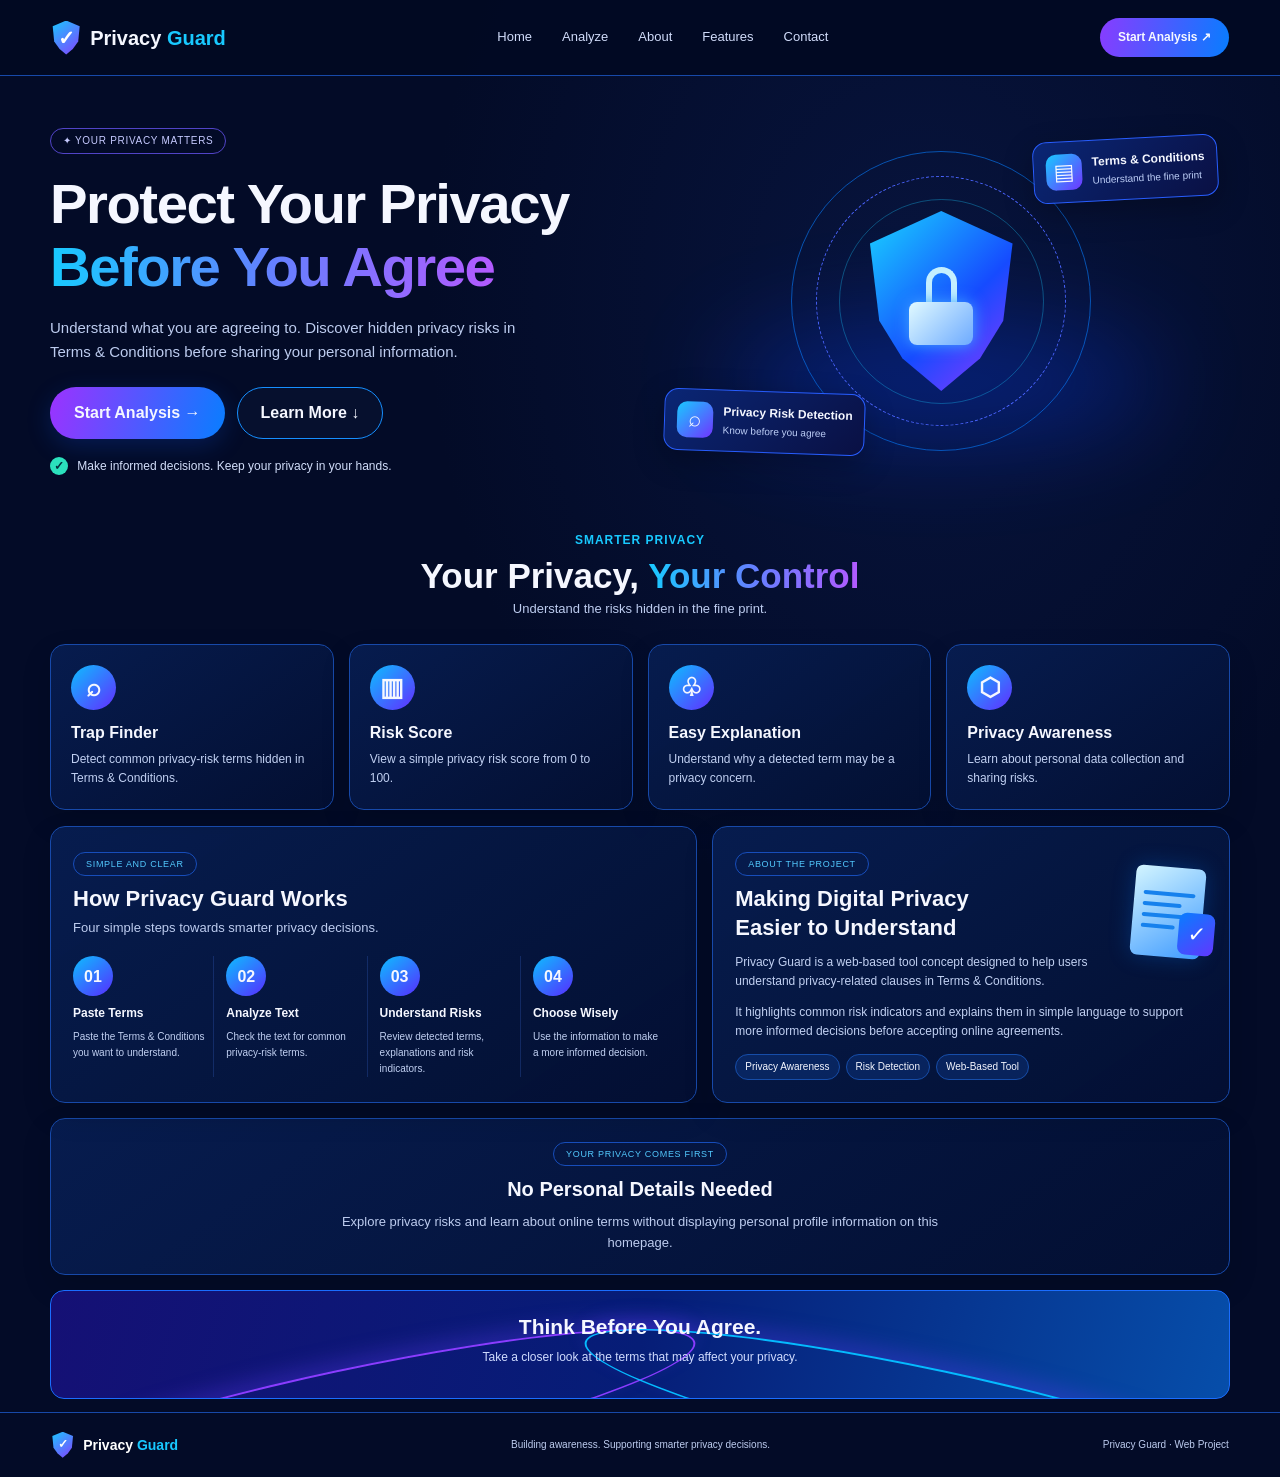
<file: index.html>
<!DOCTYPE html>
<html lang="en">
<head>
  <meta charset="UTF-8">
  <meta name="viewport" content="width=device-width, initial-scale=1.0">
  <meta name="description" content="Understand privacy risks before accepting online terms.">
  <title>Privacy Guard | Your Privacy, Your Control</title>
  <link rel="stylesheet" href="style.css">
</head>
<body>

<header class="navbar" id="home">
  <a class="brand" href="#home">
    <span class="logo-shield">✓</span>
    <span>Privacy <b>Guard</b></span>
  </a>

  <nav class="nav-links">
    <a href="#home">Home</a>
    <a href="terms.html">Analyze</a>
    <a href="#about">About</a>
    <a href="#features">Features</a>
    <a href="#contact">Contact</a>
  </nav>

  <a class="nav-button" href="terms.html">Start Analysis ↗</a>
</header>

<main>
  <section class="hero section-wrap">
    <div class="hero-content">
      <span class="eyebrow">✦ YOUR PRIVACY MATTERS</span>

      <h1>Protect Your Privacy<br>
        <span>Before You Agree</span>
      </h1>

      <p class="hero-description">
        Understand what you are agreeing to. Discover hidden privacy
        risks in Terms &amp; Conditions before sharing your personal information.
      </p>

      <div class="hero-buttons">
        <a class="primary-button" href="terms.html">Start Analysis →</a>
        <a class="secondary-button" href="#about">Learn More ↓</a>
      </div>

      <p class="trust-note">
        <span class="check-dot">✓</span>
        Make informed decisions. Keep your privacy in your hands.
      </p>
    </div>

    <div class="hero-visual" aria-label="Privacy protection illustration">
      <div class="orbit orbit-one"></div>
      <div class="orbit orbit-two"></div>
      <div class="orbit orbit-three"></div>

      <div class="shield">
        <div class="shield-lock">
          <span class="lock"></span>
        </div>
      </div>

      <div class="floating-card card-top">
        <span class="card-icon">▤</span>
        <span>
          <b>Terms &amp; Conditions</b>
          <small>Understand the fine print</small>
        </span>
      </div>

      <div class="floating-card card-bottom">
        <span class="card-icon">⌕</span>
        <span>
          <b>Privacy Risk Detection</b>
          <small>Know before you agree</small>
        </span>
      </div>
    </div>
  </section>

  <section class="section-wrap" id="features">
    <div class="section-heading">
      <span class="section-kicker">SMARTER PRIVACY</span>
      <h2>Your Privacy, <span>Your Control</span></h2>
      <p>Understand the risks hidden in the fine print.</p>
    </div>

    <div class="feature-list">
      <article class="feature">
        <div class="feature-icon">⌕</div>
        <h3>Trap Finder</h3>
        <p>Detect common privacy-risk terms hidden in Terms &amp; Conditions.</p>
      </article>

      <article class="feature">
        <div class="feature-icon">▥</div>
        <h3>Risk Score</h3>
        <p>View a simple privacy risk score from 0 to 100.</p>
      </article>

      <article class="feature">
        <div class="feature-icon">♧</div>
        <h3>Easy Explanation</h3>
        <p>Understand why a detected term may be a privacy concern.</p>
      </article>

      <article class="feature">
        <div class="feature-icon">⬡</div>
        <h3>Privacy Awareness</h3>
        <p>Learn about personal data collection and sharing risks.</p>
      </article>
    </div>
  </section>

  <section class="section-wrap info-grid">
    <div class="info-panel" id="how-it-works">
      <span class="small-label">SIMPLE AND CLEAR</span>
      <h2>How Privacy Guard Works</h2>
      <p class="panel-intro">Four simple steps towards smarter privacy decisions.</p>

      <div class="steps">
        <article class="step">
          <div class="step-number">01</div>
          <h3>Paste Terms</h3>
          <p>Paste the Terms &amp; Conditions you want to understand.</p>
        </article>

        <article class="step">
          <div class="step-number">02</div>
          <h3>Analyze Text</h3>
          <p>Check the text for common privacy-risk terms.</p>
        </article>

        <article class="step">
          <div class="step-number">03</div>
          <h3>Understand Risks</h3>
          <p>Review detected terms, explanations and risk indicators.</p>
        </article>

        <article class="step">
          <div class="step-number">04</div>
          <h3>Choose Wisely</h3>
          <p>Use the information to make a more informed decision.</p>
        </article>
      </div>
    </div>

    <div class="info-panel about-panel" id="about">
      <span class="small-label">ABOUT THE PROJECT</span>
      <div class="document-art" aria-hidden="true">
        <i></i><i></i><i></i><i></i>
        <span>✓</span>
      </div>

      <h2>Making Digital Privacy<br>Easier to Understand</h2>
      <p>
        Privacy Guard is a web-based tool concept designed to help users
        understand privacy-related clauses in Terms &amp; Conditions.
      </p>
      <p>
        It highlights common risk indicators and explains them in simple
        language to support more informed decisions before accepting online agreements.
      </p>

      <div class="project-tags">
        <span>Privacy Awareness</span>
        <span>Risk Detection</span>
        <span>Web-Based Tool</span>
      </div>
    </div>
  </section>

  <section class="section-wrap privacy-note" id="contact">
    <span class="small-label">YOUR PRIVACY COMES FIRST</span>
    <h2>No Personal Details Needed</h2>
    <p>
      Explore privacy risks and learn about online terms without displaying
      personal profile information on this homepage.
    </p>
  </section>

  <section class="section-wrap final-cta">
    <h2>Think Before You Agree.</h2>
    <p>Take a closer look at the terms that may affect your privacy.</p>
  </section>
</main>

<footer class="footer">
  <a class="brand" href="#home">
    <span class="logo-shield">✓</span>
    <span>Privacy <b>Guard</b></span>
  </a>
  <p>Building awareness. Supporting smarter privacy decisions.</p>
  <span>Privacy Guard · Web Project</span>
</footer>

</body>
</html>
</file>
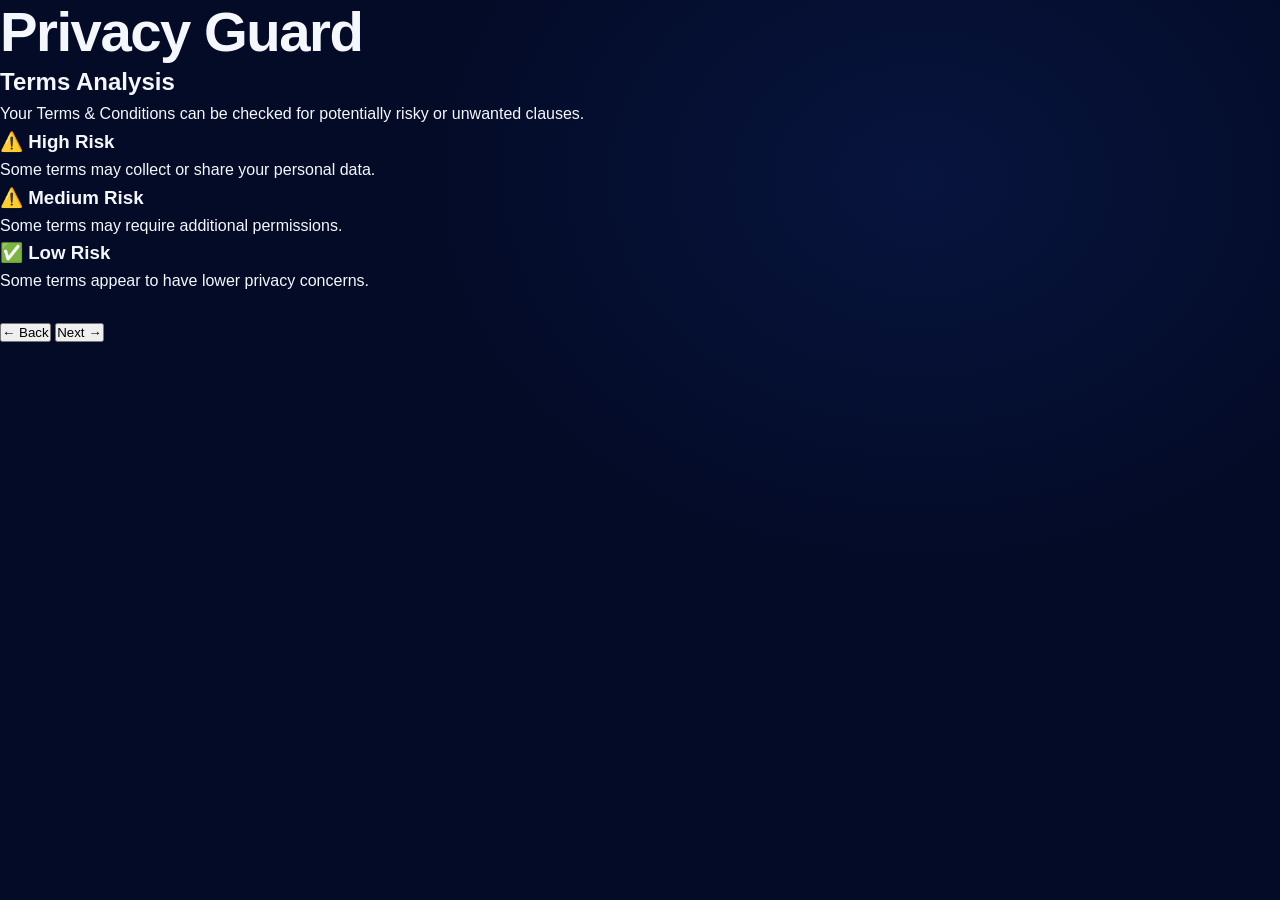
<file: page3.html>
<!DOCTYPE html>
<html lang="en">
<head>
    <meta charset="UTF-8">
    <meta name="viewport" content="width=device-width, initial-scale=1.0">
    <title>Privacy Guard - Analysis</title>

    <link rel="stylesheet" href="style.css">
</head>

<body>

    <div class="container">

        <h1>Privacy Guard</h1>

        <h2>Terms Analysis</h2>

        <p>
            Your Terms & Conditions can be checked for
            potentially risky or unwanted clauses.
        </p>

        <div id="result">

            <div class="risk risk.high">
                <h3>⚠️ High Risk</h3>
                <p>
                    Some terms may collect or share your personal data.
                </p>
            </div>

            <div class="risk risk.medium">
                <h3>⚠️ Medium Risk</h3>
                <p>
                    Some terms may require additional permissions.
                </p>
            </div>

            <div class="risk">
                <h3>✅ Low Risk</h3>
                <p>
                    Some terms appear to have lower privacy concerns.
                </p>
            </div>

        </div>

        <br>

        <button onclick="goBack()">← Back</button>

        <button onclick="goNext()">Next →</button>

    </div>

    <script>
        function goBack() {
            window.location.href = "terms.html";
        }

        function goNext() {
            window.location.href = "page4.html";
        }
    </script>

</body>
</html>
</file>
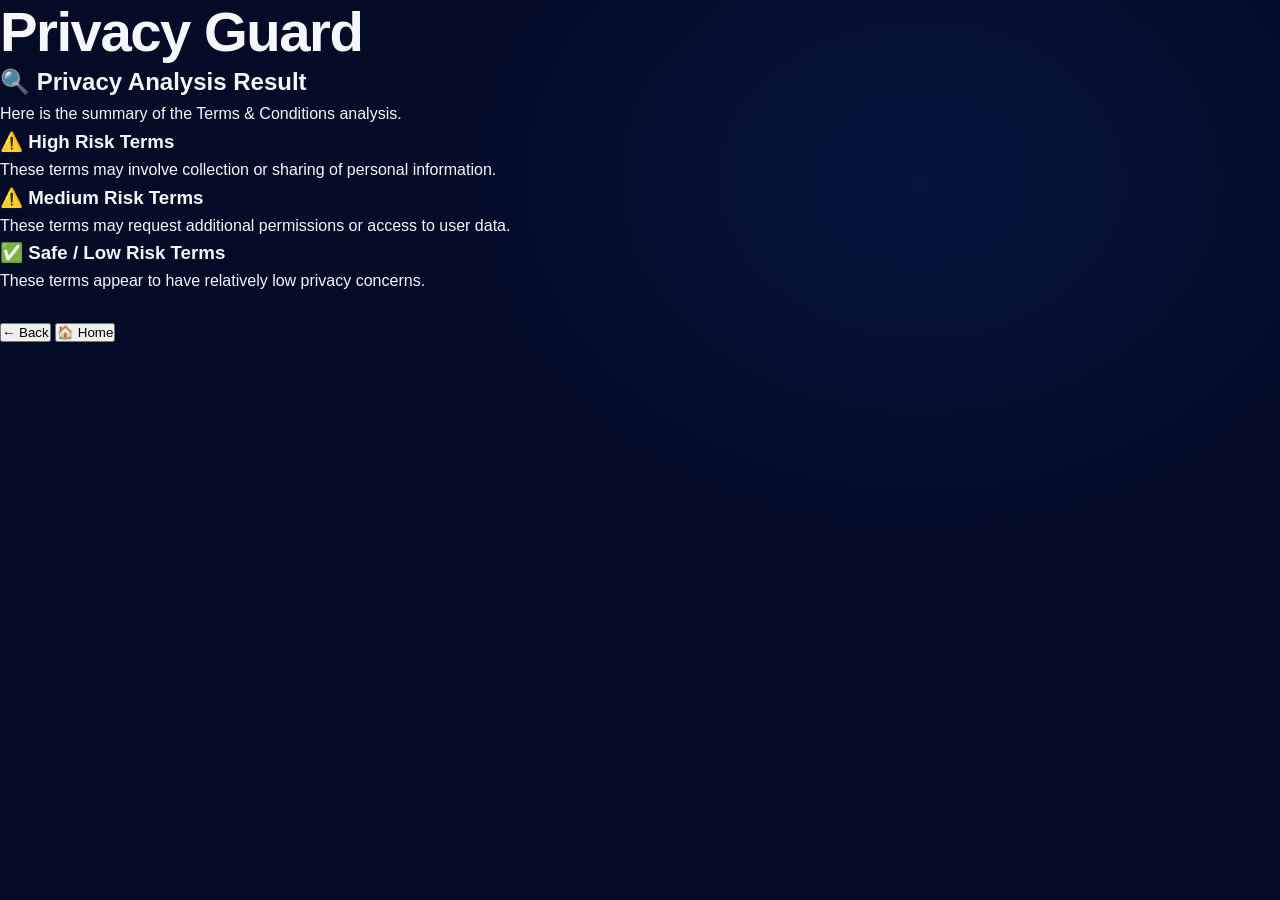
<file: page4.html>
<!DOCTYPE html>
<html lang="en">
<head>
    <meta charset="UTF-8">
    <meta name="viewport" content="width=device-width, initial-scale=1.0">
    <title>Privacy Guard - Final Result</title>

    <link rel="stylesheet" href="style.css">
</head>

<body>

    <div class="container">

        <h1>Privacy Guard</h1>

        <h2>🔍 Privacy Analysis Result</h2>

        <p>
            Here is the summary of the Terms & Conditions analysis.
        </p>

        <div id="result">

            <div class="risk risk.high">
                <h3>⚠️ High Risk Terms</h3>
                <p>
                    These terms may involve collection or sharing
                    of personal information.
                </p>
            </div>

            <div class="risk risk.medium">
                <h3>⚠️ Medium Risk Terms</h3>
                <p>
                    These terms may request additional permissions
                    or access to user data.
                </p>
            </div>

            <div class="risk">
                <h3>✅ Safe / Low Risk Terms</h3>
                <p>
                    These terms appear to have relatively low
                    privacy concerns.
                </p>
            </div>

        </div>

        <br>

        <button onclick="goBack()">← Back</button>

        <button onclick="goHome()">🏠 Home</button>

    </div>

    <script>
        function goBack() {
            window.location.href = "page3.html";
        }

        function goHome() {
            window.location.href = "index.html";
        }
    </script>

</body>
</html>
</file>
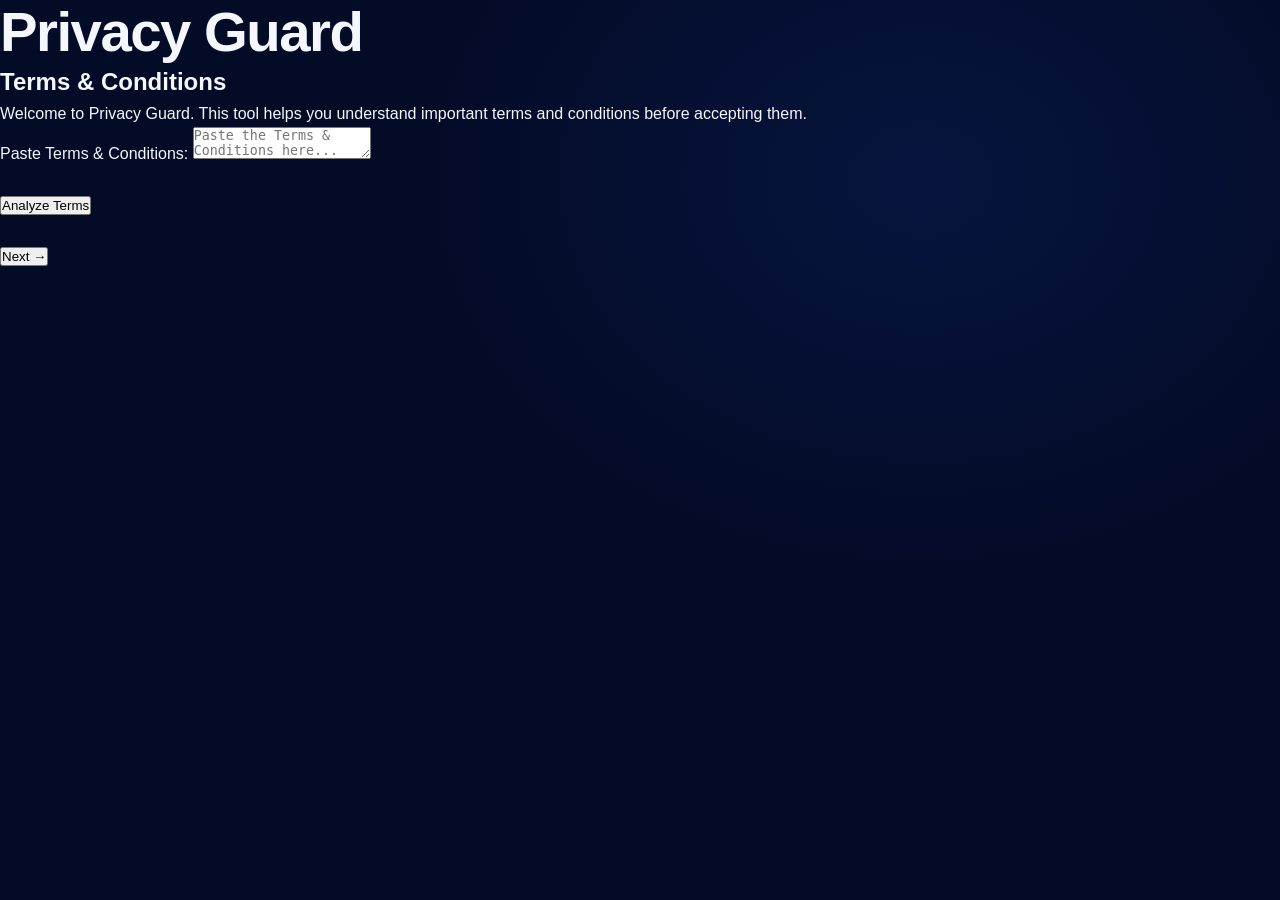
<file: terms.html>
<!DOCTYPE html>
<html lang="en">
<head>
    <meta charset="UTF-8">
    <meta name="viewport" content="width=device-width, initial-scale=1.0">
    <title>Privacy Guard - Terms & Conditions</title>

    <link rel="stylesheet" href="style.css">
</head>

<body>

    <div class="container">

        <h1>Privacy Guard</h1>

        <h2>Terms & Conditions</h2>

        <p>
            Welcome to Privacy Guard. This tool helps you understand
            important terms and conditions before accepting them.
        </p>

        <label for="terms">Paste Terms & Conditions:</label>

        <textarea id="terms"
            placeholder="Paste the Terms & Conditions here..."></textarea>

        <br><br>

        <button onclick="analyzeTerms()">Analyze Terms</button>

        <div id="result"></div>

        <br>

        <button onclick="goNext()">Next →</button>

    </div>

    <script src="script.js"></script>

    <script>
        function goNext() {
            window.location.href = "page3.html";
        }
    </script>

</body>
</html>
</file>
<file: style.css>
:root {
  --bg: #030b27;
  --panel: #071943;
  --border: #1749a9;
  --text: #f5f7ff;
  --muted: #bdccef;
  --cyan: #18c9ff;
  --blue: #087dff;
  --purple: #883cff;
}

* {
  margin: 0;
  padding: 0;
  box-sizing: border-box;
}

html {
  scroll-behavior: smooth;
  scroll-padding-top: 90px;
}

body {
  min-height: 100vh;
  overflow-x: hidden;
  color: var(--text);
  background:
    radial-gradient(ellipse at 72% 20%, #10266b55, transparent 38%),
    var(--bg);
  font-family: "Segoe UI", Arial, sans-serif;
  line-height: 1.6;
}

a {
  text-decoration: none;
  color: inherit;
}

.section-wrap {
  width: min(1180px, calc(100% - 40px));
  margin: 0 auto;
}

/* Navigation */

.navbar {
  min-height: 76px;
  padding: 14px max(4vw, calc((100% - 1180px) / 2));
  display: flex;
  align-items: center;
  justify-content: space-between;
  gap: 20px;
  background: #020923eF;
  border-bottom: 1px solid #1749a9;
}

.brand {
  display: inline-flex;
  align-items: center;
  gap: 9px;
  font-size: 20px;
  font-weight: 800;
  white-space: nowrap;
}

.brand b {
  color: var(--cyan);
}

.logo-shield {
  width: 30px;
  height: 34px;
  display: grid;
  place-items: center;
  font-weight: 900;
  color: white;
  background: linear-gradient(140deg, var(--cyan), var(--purple));
  clip-path: polygon(50% 0, 95% 17%, 90% 62%, 72% 84%, 50% 100%, 28% 84%, 10% 62%, 5% 17%);
}

.nav-links {
  display: flex;
  align-items: center;
  justify-content: center;
  flex-wrap: wrap;
  gap: clamp(12px, 2.5vw, 30px);
  font-size: 13px;
  color: #d1dcfa;
}

.nav-links a {
  padding: 8px 0;
  transition: color 0.2s;
}

.nav-links a:hover {
  color: var(--cyan);
}

.nav-button,
.primary-button,
.secondary-button {
  display: inline-flex;
  justify-content: center;
  align-items: center;
  gap: 9px;
  border-radius: 30px;
  font-weight: 700;
  transition: transform 0.2s, box-shadow 0.2s;
}

.nav-button {
  padding: 10px 18px;
  font-size: 12px;
  background: linear-gradient(100deg, var(--purple), var(--blue));
  white-space: nowrap;
}

.primary-button {
  padding: 13px 24px;
  background: linear-gradient(105deg, #9c32ff, #087eff);
  box-shadow: 0 7px 24px #145bff35;
}

.secondary-button {
  padding: 12px 23px;
  border: 1px solid #168fff;
  background: #06102e;
}

.nav-button:hover,
.primary-button:hover,
.secondary-button:hover {
  transform: translateY(-3px);
  box-shadow: 0 10px 28px #176cff50;
}

/* Hero section */

.hero {
  min-height: 440px;
  padding: 45px 0 35px;
  display: grid;
  grid-template-columns: 1fr 1fr;
  align-items: center;
  gap: 25px;
}

.hero-content {
  position: relative;
  z-index: 2;
}

.eyebrow,
.small-label {
  display: inline-block;
  color: #c6caff;
  border: 1px solid #5144c7;
  border-radius: 25px;
  padding: 4px 12px;
  font-size: 10px;
  letter-spacing: 0.7px;
}

.eyebrow {
  margin-bottom: 18px;
}

h1 {
  font-size: clamp(36px, 4.4vw, 57px);
  line-height: 1.12;
  letter-spacing: -1.5px;
}

h1 span,
.section-heading h2 span {
  background: linear-gradient(90deg, #18caff, #6480ff, #b35aff);
  -webkit-background-clip: text;
  background-clip: text;
  color: transparent;
}

.hero-description {
  max-width: 490px;
  margin: 18px 0 23px;
  color: var(--muted);
  font-size: 15px;
}

.hero-buttons {
  display: flex;
  flex-wrap: wrap;
  gap: 12px;
}

.trust-note {
  margin-top: 18px;
  font-size: 12px;
  color: #d2defa;
}

.check-dot {
  display: inline-grid;
  place-items: center;
  width: 18px;
  height: 18px;
  margin-right: 6px;
  border-radius: 50%;
  color: #032e3d;
  background: #2be1bd;
  font-weight: 900;
}

/* CSS shield illustration */

.hero-visual {
  position: relative;
  min-height: 350px;
  display: grid;
  place-items: center;
  isolation: isolate;
}

.hero-visual::before {
  content: "";
  position: absolute;
  width: 75%;
  height: 30%;
  bottom: 12%;
  background: #063fff;
  filter: blur(50px);
  opacity: 0.35;
  border-radius: 50%;
  z-index: -1;
}

.orbit {
  position: absolute;
  width: 300px;
  height: 300px;
  border: 1px solid #087dff99;
  border-radius: 50%;
}

.orbit-two {
  width: 250px;
  height: 250px;
  border-style: dashed;
  border-color: #4a64ff;
}

.orbit-three {
  width: 205px;
  height: 205px;
  border-color: #18c9ff55;
}

.shield {
  width: 155px;
  height: 180px;
  display: grid;
  place-items: center;
  position: relative;
  background: linear-gradient(135deg, #19d9ff, #164bff 58%, #9a35ff);
  clip-path: polygon(50% 0, 96% 18%, 90% 61%, 75% 82%, 50% 100%, 25% 82%, 10% 61%, 4% 18%);
  filter: drop-shadow(0 0 25px #087dff99);
}

.shield-lock {
  width: 64px;
  height: 68px;
  position: relative;
  display: grid;
  place-items: end center;
}

.lock {
  position: absolute;
  top: 0;
  width: 31px;
  height: 35px;
  border: 6px solid #c4efff;
  border-bottom: 0;
  border-radius: 20px 20px 0 0;
}

.lock::after {
  content: "";
  position: absolute;
  width: 64px;
  height: 43px;
  top: 29px;
  left: -23px;
  border-radius: 8px;
  background: linear-gradient(135deg, #e1faff, #6daaff);
  box-shadow: 0 0 15px #42a9ff;
}

.floating-card {
  position: absolute;
  display: flex;
  align-items: center;
  gap: 10px;
  padding: 12px;
  border: 1px solid #285dff;
  border-radius: 14px;
  background: linear-gradient(135deg, #0a2675, #0a1043);
  box-shadow: 0 10px 30px #0004;
}

.floating-card b,
.floating-card small {
  display: block;
}

.floating-card b {
  font-size: 12px;
}

.floating-card small {
  color: #bdcef7;
  font-size: 10px;
}

.card-top {
  top: 12px;
  right: 2%;
  transform: rotate(-3deg);
}

.card-bottom {
  bottom: 23px;
  left: 2%;
  transform: rotate(2deg);
}

.card-icon {
  display: grid;
  place-items: center;
  flex-shrink: 0;
  width: 36px;
  height: 36px;
  border-radius: 10px;
  background: linear-gradient(135deg, #18caff, #7034ff);
  font-size: 22px;
}

/* Section headings and features */

.section-heading {
  text-align: center;
  margin: 10px 0 24px;
}

.section-kicker {
  color: var(--cyan);
  font-size: 12px;
  font-weight: 800;
  letter-spacing: 1px;
}

.section-heading h2 {
  font-size: clamp(27px, 3vw, 35px);
  line-height: 1.35;
}

.section-heading p,
.panel-intro {
  color: var(--muted);
  font-size: 13px;
}

.feature-list {
  display: grid;
  grid-template-columns: repeat(4, minmax(0, 1fr));
  gap: 15px;
  margin-bottom: 16px;
}

.feature,
.info-panel,
.student-panel,
.privacy-note {
  border: 1px solid var(--border);
  border-radius: 15px;
  background: linear-gradient(145deg, #071d51ed, #030f32f5);
  box-shadow: 0 12px 30px #0002;
}

.feature {
  padding: 20px;
  min-height: 165px;
  transition: transform 0.25s, border-color 0.25s;
}

.feature:hover {
  transform: translateY(-5px);
  border-color: var(--cyan);
}

.feature-icon {
  width: 45px;
  height: 45px;
  display: grid;
  place-items: center;
  margin-bottom: 10px;
  border-radius: 50%;
  background: linear-gradient(135deg, #0cbfff, #632cff);
  font-size: 25px;
  font-weight: 800;
}

.feature h3 {
  margin-bottom: 5px;
  font-size: 16px;
}

.feature p {
  color: #c1d0f2;
  font-size: 12px;
  line-height: 1.6;
}

/* How it works and about */

.info-grid {
  display: grid;
  grid-template-columns: 1.25fr 1fr;
  gap: 15px;
}

.info-panel {
  position: relative;
  overflow: hidden;
  padding: 22px;
}

.small-label {
  color: #53caff;
  border-color: #174dba;
  font-size: 9px;
}

.info-panel h2 {
  margin: 9px 0 4px;
  font-size: 22px;
  line-height: 1.3;
}

.panel-intro {
  margin-bottom: 18px;
}

.steps {
  display: grid;
  grid-template-columns: repeat(4, minmax(0, 1fr));
  gap: 12px;
}

.step {
  padding-right: 8px;
  border-right: 1px solid #3d6bdc40;
}

.step:last-child {
  border-right: 0;
}

.step-number {
  width: 40px;
  height: 40px;
  display: grid;
  place-items: center;
  margin-bottom: 8px;
  border-radius: 50%;
  font-weight: 800;
  background: linear-gradient(140deg, #0cbfff, #572cff);
}

.step h3 {
  font-size: 12px;
  margin-bottom: 5px;
}

.step p {
  color: #c1d0f2;
  font-size: 10px;
  line-height: 1.6;
}

.compact-button {
  padding: 10px 18px;
  font-size: 12px;
}

.info-panel > .compact-button {
  display: flex;
  width: fit-content;
  margin: 18px auto 0;
}

.about-panel p {
  margin-top: 11px;
  color: #c1d0f2;
  font-size: 12px;
}

.document-art {
  width: 70px;
  height: 90px;
  float: right;
  position: relative;
  margin: 18px 4px 10px 15px;
  padding: 18px 9px;
  border-radius: 7px;
  transform: rotate(5deg);
  background: linear-gradient(145deg, #d3f5ff, #3e9aff);
  box-shadow: 0 0 22px #087dff44;
}

.document-art i {
  display: block;
  height: 4px;
  margin: 7px 0;
  border-radius: 5px;
  background: #1681ed;
}

.document-art i:nth-child(2) {
  width: 75%;
}

.document-art i:nth-child(4) {
  width: 65%;
}

.document-art span {
  position: absolute;
  right: -13px;
  bottom: 4px;
  width: 36px;
  height: 42px;
  display: grid;
  place-items: center;
  border-radius: 8px;
  color: white;
  font-size: 22px;
  background: linear-gradient(140deg, #087dff, #6137ff);
}

.project-tags {
  display: flex;
  flex-wrap: wrap;
  gap: 6px;
  margin-top: 13px;
}

.project-tags span {
  padding: 4px 9px;
  border: 1px solid #164da9;
  border-radius: 20px;
  background: #0f44a055;
  font-size: 10px;
}

/* Privacy note and final call-to-action */

.privacy-note {
  margin-top: 15px;
  padding: 20px;
  text-align: center;
}

.privacy-note h2 {
  margin: 7px 0;
  font-size: 20px;
}

.privacy-note p {
  max-width: 650px;
  margin: 0 auto;
  color: var(--muted);
  font-size: 13px;
}

.final-cta {
  position: relative;
  isolation: isolate;
  overflow: hidden;
  margin-top: 15px;
  margin-bottom: 13px;
  padding: 19px;
  text-align: center;
  border: 1px solid #1a6dff;
  border-radius: 14px;
  background: linear-gradient(105deg, #151075, #061d77 50%, #064eaa);
}

.final-cta::before,
.final-cta::after {
  content: "";
  position: absolute;
  z-index: -1;
  width: 60%;
  height: 90px;
  bottom: -65px;
  border: 2px solid #8a3cff;
  border-radius: 50%;
  transform: rotate(-12deg);
  box-shadow: 0 -10px 20px #663dff44;
}

.final-cta::before {
  left: -5%;
}

.final-cta::after {
  right: -5%;
  border-color: #05baff;
  transform: rotate(12deg);
}

.final-cta h2 {
  font-size: 21px;
}

.final-cta p {
  margin: 4px 0 12px;
  color: #d0dcff;
  font-size: 12px;
}

/* Footer */

.footer {
  min-height: 65px;
  padding: 14px max(4vw, calc((100% - 1180px) / 2));
  display: flex;
  align-items: center;
  justify-content: space-between;
  gap: 15px;
  border-top: 1px solid #1749a9;
  color: #bdccef;
  font-size: 10px;
}

.footer .brand {
  color: white;
  font-size: 14px;
}

.footer .logo-shield {
  width: 23px;
  height: 26px;
  font-size: 12px;
}

/* Tablet layout */

@media (max-width: 900px) {
  .navbar {
    padding-inline: 22px;
    flex-wrap: wrap;
  }

  .nav-links {
    order: 3;
    width: 100%;
  }

  .hero {
    grid-template-columns: 1fr 1fr;
    gap: 10px;
  }

  .hero-visual {
    transform: scale(0.88);
  }

  .feature-list {
    grid-template-columns: repeat(2, minmax(0, 1fr));
  }

  .info-grid {
    grid-template-columns: 1fr;
  }
}

/* Mobile layout */

@media (max-width: 600px) {
  .section-wrap {
    width: calc(100% - 28px);
  }

  .navbar {
    padding: 13px 15px;
    gap: 12px;
  }

  .brand {
    font-size: 17px;
  }

  .nav-button {
    padding: 9px 12px;
    font-size: 10px;
  }

  .nav-links {
    gap: 17px;
    font-size: 12px;
  }

  .hero {
    grid-template-columns: 1fr;
    padding-top: 35px;
    text-align: center;
  }

  .hero-content {
    display: flex;
    flex-direction: column;
    align-items: center;
  }

  h1 {
    font-size: clamp(35px, 9vw, 47px);
  }

  .hero-description {
    font-size: 14px;
  }

  .hero-visual {
    min-height: 290px;
    margin-top: -5px;
    transform: scale(0.85);
  }

  .orbit {
    width: 260px;
    height: 260px;
  }

  .orbit-two {
    width: 220px;
    height: 220px;
  }

  .orbit-three {
    width: 180px;
    height: 180px;
  }

  .card-top {
    right: -4px;
  }

  .card-bottom {
    left: -4px;
  }

  .floating-card {
    padding: 9px;
  }

  .floating-card b {
    font-size: 10px;
  }

  .floating-card small {
    font-size: 9px;
  }

  .feature-list {
    grid-template-columns: 1fr;
  }

  .feature {
    min-height: auto;
  }

  .info-panel {
    padding: 17px;
  }

  .steps {
    grid-template-columns: repeat(2, minmax(0, 1fr));
    row-gap: 18px;
  }

  .step {
    min-height: 120px;
  }

  .step:nth-child(2) {
    border-right: 0;
  }

  .step h3 {
    font-size: 13px;
  }

  .step p {
    font-size: 11px;
  }

  .about-panel h2 {
    font-size: 20px;
  }

  .footer {
    flex-direction: column;
    text-align: center;
    padding: 18px 12px;
    gap: 8px;
  }
}
</file>
